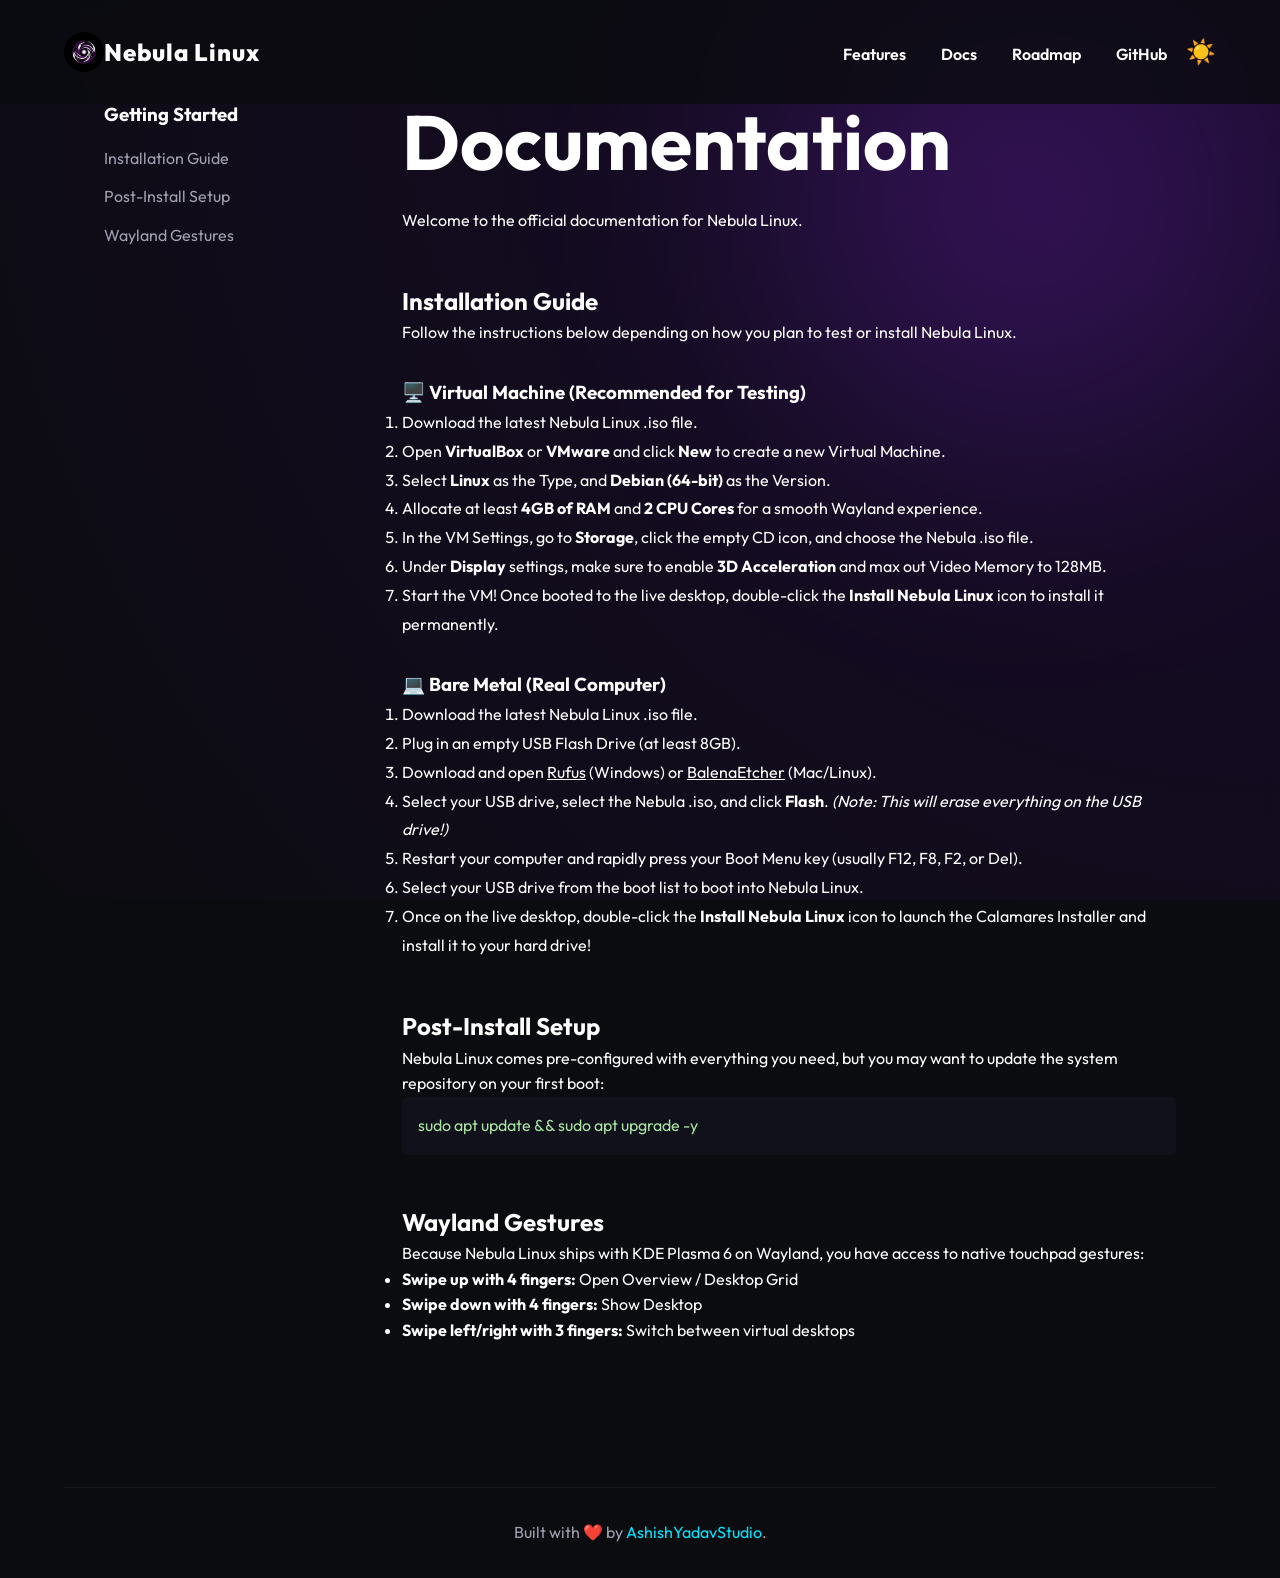
<file: docs/docs.html>
<!DOCTYPE html>
<html lang="en">
<head>
    <meta charset="UTF-8">
    <meta name="viewport" content="width=device-width, initial-scale=1.0">
    <title>Documentation - Nebula Linux</title>
    <link rel="stylesheet" href="style.css">
    <link href="https://fonts.googleapis.com/css2?family=Outfit:wght@300;400;600;800&display=swap" rel="stylesheet">
    <script src="script.js" defer></script>
</head>
<body>
    <div class="background-wrapper">
        <div class="gradient-sphere"></div>
    </div>
    
    <nav>
        <div class="logo">
            <a href="index.html" style="display:flex; align-items:center; text-decoration:none; color:white;">
                <img src="assets/splash.png" alt="Nebula Logo" id="nav-logo">
                <span>Nebula Linux</span>
            </a>
        </div>
        <div class="links">
            <a href="index.html#features">Features</a>
            <a href="docs.html">Docs</a>
            <a href="roadmap.html">Roadmap</a>
            <a href="https://github.com/nebula-linux-os/Nebula-Linux" target="_blank">GitHub</a>
            <button id="theme-toggle" class="theme-btn">☀️</button>
        </div>
    </nav>

    <div class="docs-container">
        <aside class="docs-sidebar">
            <h3>Getting Started</h3>
            <ul>
                <li><a href="#installation">Installation Guide</a></li>
                <li><a href="#post-install">Post-Install Setup</a></li>
                <li><a href="#gestures">Wayland Gestures</a></li>
            </ul>
        </aside>
        <main class="docs-content">
            <h1>Documentation</h1>
            <p>Welcome to the official documentation for Nebula Linux.</p>

            <section id="installation">
                <h2>Installation Guide</h2>
                <p>Follow the instructions below depending on how you plan to test or install Nebula Linux.</p>

                <h3 style="margin-top: 2rem; color: var(--accent-blue);">🖥️ Virtual Machine (Recommended for Testing)</h3>
                <ol style="line-height: 1.8;">
                    <li>Download the latest Nebula Linux <code>.iso</code> file.</li>
                    <li>Open <strong>VirtualBox</strong> or <strong>VMware</strong> and click <strong>New</strong> to create a new Virtual Machine.</li>
                    <li>Select <strong>Linux</strong> as the Type, and <strong>Debian (64-bit)</strong> as the Version.</li>
                    <li>Allocate at least <strong>4GB of RAM</strong> and <strong>2 CPU Cores</strong> for a smooth Wayland experience.</li>
                    <li>In the VM Settings, go to <strong>Storage</strong>, click the empty CD icon, and choose the Nebula <code>.iso</code> file.</li>
                    <li>Under <strong>Display</strong> settings, make sure to enable <strong>3D Acceleration</strong> and max out Video Memory to 128MB.</li>
                    <li>Start the VM! Once booted to the live desktop, double-click the <strong>Install Nebula Linux</strong> icon to install it permanently.</li>
                </ol>

                <h3 style="margin-top: 2rem; color: var(--accent-green);">💻 Bare Metal (Real Computer)</h3>
                <ol style="line-height: 1.8;">
                    <li>Download the latest Nebula Linux <code>.iso</code> file.</li>
                    <li>Plug in an empty USB Flash Drive (at least 8GB).</li>
                    <li>Download and open <a href="https://rufus.ie/" target="_blank" style="color: var(--accent-purple);">Rufus</a> (Windows) or <a href="https://etcher.balena.io/" target="_blank" style="color: var(--accent-purple);">BalenaEtcher</a> (Mac/Linux).</li>
                    <li>Select your USB drive, select the Nebula <code>.iso</code>, and click <strong>Flash</strong>. <em>(Note: This will erase everything on the USB drive!)</em></li>
                    <li>Restart your computer and rapidly press your Boot Menu key (usually <code>F12</code>, <code>F8</code>, <code>F2</code>, or <code>Del</code>).</li>
                    <li>Select your USB drive from the boot list to boot into Nebula Linux.</li>
                    <li>Once on the live desktop, double-click the <strong>Install Nebula Linux</strong> icon to launch the Calamares Installer and install it to your hard drive!</li>
                </ol>
            </section>

            <section id="post-install">
                <h2>Post-Install Setup</h2>
                <p>Nebula Linux comes pre-configured with everything you need, but you may want to update the system repository on your first boot:</p>
                <pre><code>sudo apt update && sudo apt upgrade -y</code></pre>
            </section>
            
            <section id="gestures">
                <h2>Wayland Gestures</h2>
                <p>Because Nebula Linux ships with KDE Plasma 6 on Wayland, you have access to native touchpad gestures:</p>
                <ul>
                    <li><strong>Swipe up with 4 fingers:</strong> Open Overview / Desktop Grid</li>
                    <li><strong>Swipe down with 4 fingers:</strong> Show Desktop</li>
                    <li><strong>Swipe left/right with 3 fingers:</strong> Switch between virtual desktops</li>
                </ul>
            </section>
        </main>
    </div>

    <footer>
        <div class="footer-bottom">
            <p>Built with ❤️ by <a href="https://github.com/AshishYadavStudio" target="_blank">AshishYadavStudio</a>.</p>
        </div>
    </footer>
</body>
</html>
</file>
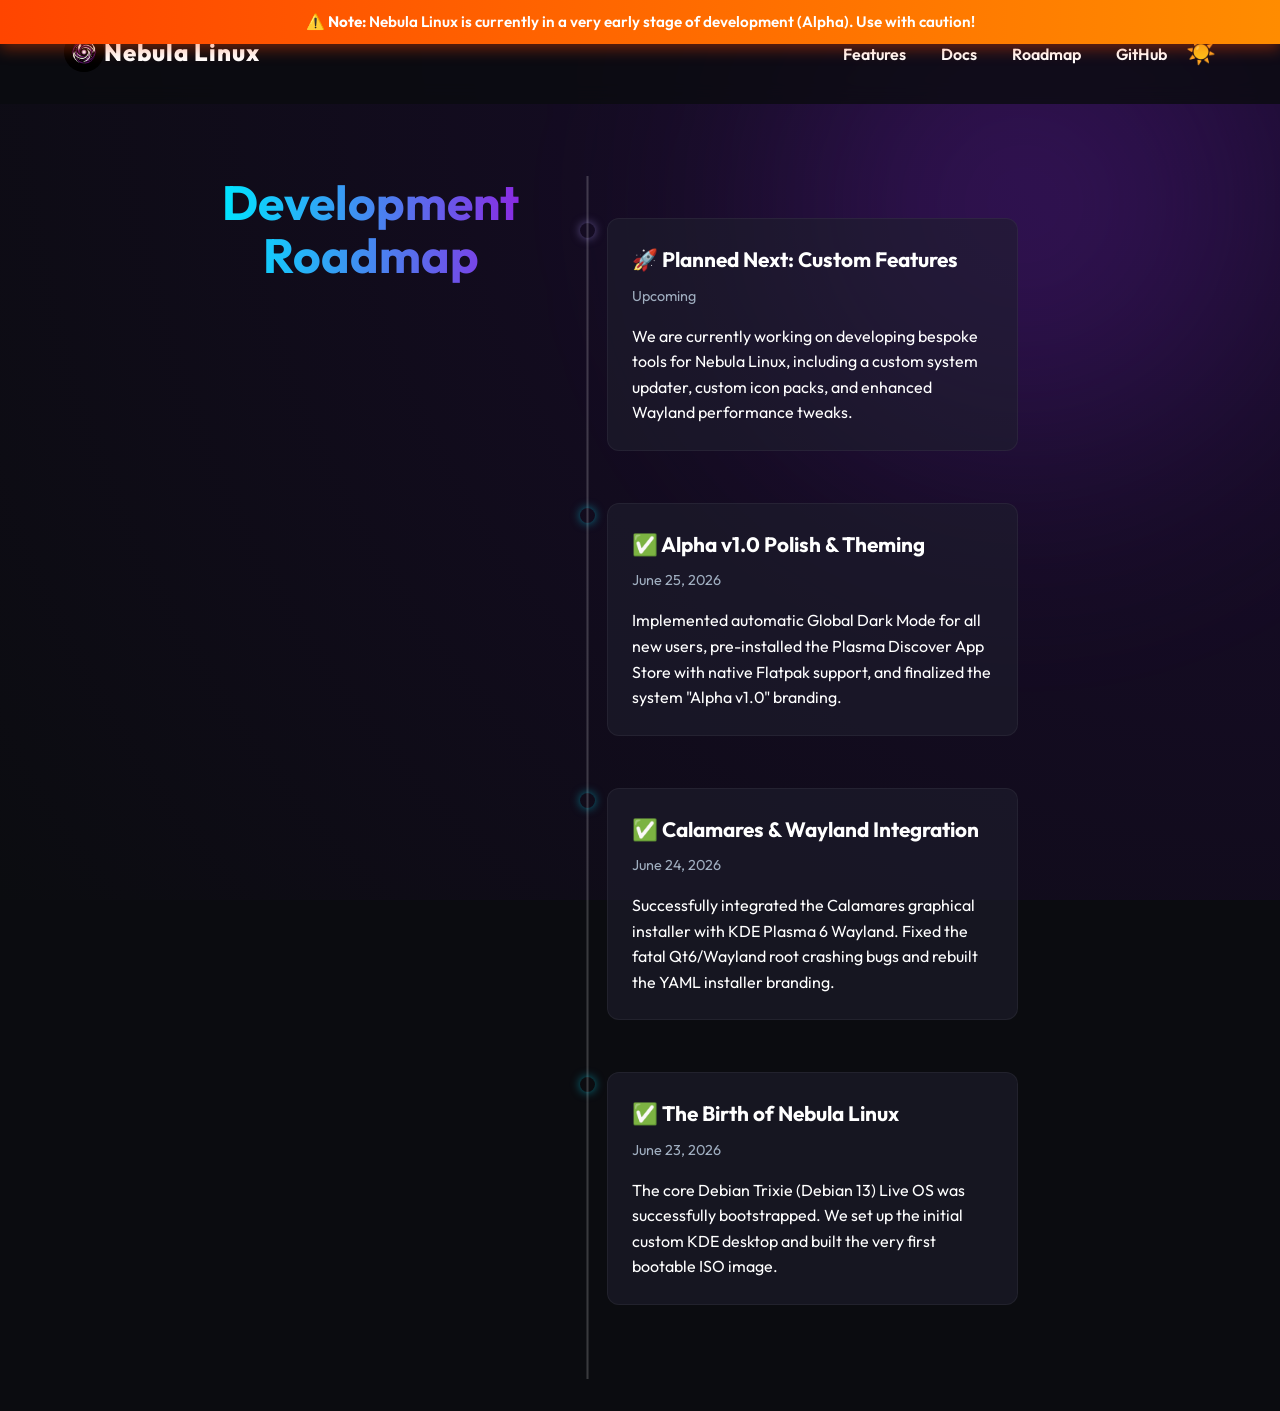
<file: docs/roadmap.html>
<!DOCTYPE html>
<html lang="en">
<head>
    <meta charset="UTF-8">
    <meta name="viewport" content="width=device-width, initial-scale=1.0">
    <title>Roadmap - Nebula Linux</title>
    <meta name="description" content="Development roadmap and changelog for Nebula Linux.">
    <link rel="stylesheet" href="style.css">
    <link href="https://fonts.googleapis.com/css2?family=Outfit:wght@300;400;600;800&display=swap" rel="stylesheet">
    <script src="script.js" defer></script>
</head>
<body>
    <div class="alpha-warning">
        ⚠️ <strong>Note:</strong> Nebula Linux is currently in a very early stage of development (Alpha). Use with caution!
    </div>
    <div class="background-wrapper">
        <div class="gradient-sphere"></div>
    </div>
    
    <nav>
        <div class="logo">
            <a href="index.html" style="display:flex; align-items:center; text-decoration:none; color:white;">
                <img src="assets/splash.png" alt="Nebula Logo" id="nav-logo">
                <span>Nebula Linux</span>
            </a>
        </div>
        <div class="links">
            <a href="index.html#features">Features</a>
            <a href="docs.html">Docs</a>
            <a href="roadmap.html" style="color: var(--accent-blue);">Roadmap</a>
            <a href="https://github.com/nebula-linux-os/Nebula-Linux" target="_blank">GitHub</a>
            <button id="theme-toggle" class="theme-btn">☀️</button>
        </div>
    </nav>

    <div class="docs-container" style="max-width: 900px; margin: 0 auto; margin-top: 100px; padding: 2rem; position: relative; z-index: 10;">
        <h1 class="gradient-text" style="font-size: 3rem; text-align: center; margin-bottom: 3rem;">Development Roadmap</h1>
        
        <div class="timeline">
            <!-- Planned -->
            <div class="timeline-item planned">
                <div class="timeline-marker"></div>
                <div class="timeline-content glass-card">
                    <h3 style="color: var(--accent-purple);">🚀 Planned Next: Custom Features</h3>
                    <span class="timeline-date" style="color: #a0aec0; font-size: 0.9rem; margin-bottom: 1rem; display: block;">Upcoming</span>
                    <p style="color: var(--text-color);">We are currently working on developing bespoke tools for Nebula Linux, including a custom system updater, custom icon packs, and enhanced Wayland performance tweaks.</p>
                </div>
            </div>

            <!-- Today -->
            <div class="timeline-item completed">
                <div class="timeline-marker"></div>
                <div class="timeline-content glass-card">
                    <h3 style="color: var(--accent-blue);">✅ Alpha v1.0 Polish & Theming</h3>
                    <span class="timeline-date" style="color: #a0aec0; font-size: 0.9rem; margin-bottom: 1rem; display: block;">June 25, 2026</span>
                    <p style="color: var(--text-color);">Implemented automatic Global Dark Mode for all new users, pre-installed the Plasma Discover App Store with native Flatpak support, and finalized the system "Alpha v1.0" branding.</p>
                </div>
            </div>

            <div class="timeline-item completed">
                <div class="timeline-marker"></div>
                <div class="timeline-content glass-card">
                    <h3 style="color: var(--accent-green);">✅ Calamares & Wayland Integration</h3>
                    <span class="timeline-date" style="color: #a0aec0; font-size: 0.9rem; margin-bottom: 1rem; display: block;">June 24, 2026</span>
                    <p style="color: var(--text-color);">Successfully integrated the Calamares graphical installer with KDE Plasma 6 Wayland. Fixed the fatal Qt6/Wayland root crashing bugs and rebuilt the YAML installer branding.</p>
                </div>
            </div>

            <div class="timeline-item completed">
                <div class="timeline-marker"></div>
                <div class="timeline-content glass-card">
                    <h3 style="color: var(--accent-pink);">✅ The Birth of Nebula Linux</h3>
                    <span class="timeline-date" style="color: #a0aec0; font-size: 0.9rem; margin-bottom: 1rem; display: block;">June 23, 2026</span>
                    <p style="color: var(--text-color);">The core Debian Trixie (Debian 13) Live OS was successfully bootstrapped. We set up the initial custom KDE desktop and built the very first bootable ISO image.</p>
                </div>
            </div>
        </div>
    </div>
</body>
</html>
</file>
<file: docs/style.css>
:root {
    --bg-color: #0b0c10;
    --surface-color: rgba(30, 30, 46, 0.6);
    --text-primary: #ffffff;
    --text-secondary: #a0a0b0;
    --accent: #8a2be2;
    --accent-glow: rgba(138, 43, 226, 0.5);
    --cyan: #00e5ff;
}

* {
    margin: 0;
    padding: 0;
    box-sizing: border-box;
    font-family: 'Outfit', sans-serif;
}

body {
    background-color: var(--bg-color);
    color: var(--text-primary);
    overflow-x: hidden;
    line-height: 1.6;
}

.background-wrapper {
    position: fixed;
    top: 0;
    left: 0;
    width: 100vw;
    height: 100vh;
    z-index: -1;
    overflow: hidden;
    background: radial-gradient(circle at top right, #1a0b2e, #0b0c10);
}

.gradient-sphere {
    position: absolute;
    top: -20%;
    right: -10%;
    width: 60vw;
    height: 60vw;
    background: radial-gradient(circle, var(--accent-glow) 0%, transparent 70%);
    filter: blur(100px);
    opacity: 0.6;
    animation: pulse 10s infinite alternate;
}

@keyframes pulse {
    0% { transform: scale(1); opacity: 0.5; }
    100% { transform: scale(1.1); opacity: 0.8; }
}

nav {
    display: flex;
    justify-content: space-between;
    align-items: center;
    padding: 2rem 5%;
    background: rgba(11, 12, 16, 0.8);
    backdrop-filter: blur(10px);
    position: fixed;
    width: 100%;
    top: 0;
    z-index: 100;
}

.logo {
    display: flex;
    align-items: center;
    gap: 1rem;
    font-size: 1.5rem;
    font-weight: 800;
    letter-spacing: 1px;
}

#nav-logo {
    height: 40px;
    width: 40px;
    object-fit: cover;
    border-radius: 50%;
}

.links a {
    color: var(--text-primary);
    text-decoration: none;
    margin-left: 2rem;
    font-weight: 600;
    transition: color 0.3s ease;
}

.links a:hover {
    color: var(--cyan);
}

header {
    min-height: 100vh;
    display: flex;
    flex-direction: column;
    align-items: center;
    justify-content: center;
    text-align: center;
    padding: 8rem 5% 4rem;
}

.hero-content {
    max-width: 800px;
    z-index: 10;
}

h1 {
    font-size: clamp(3rem, 6vw, 5.5rem);
    line-height: 1.1;
    margin-bottom: 1.5rem;
}

.gradient-text {
    background: linear-gradient(90deg, var(--cyan), var(--accent));
    -webkit-background-clip: text;
    -webkit-text-fill-color: transparent;
}

header p {
    font-size: 1.2rem;
    color: var(--text-secondary);
    margin-bottom: 2.5rem;
    max-width: 600px;
    margin-left: auto;
    margin-right: auto;
}

.cta-buttons {
    display: flex;
    gap: 1.5rem;
    justify-content: center;
    margin-bottom: 4rem;
}

.btn-primary, .btn-secondary {
    padding: 1rem 2.5rem;
    border-radius: 50px;
    text-decoration: none;
    font-weight: 600;
    font-size: 1.1rem;
    transition: all 0.3s ease;
}

.btn-primary {
    background: linear-gradient(90deg, var(--accent), var(--cyan));
    color: white;
    box-shadow: 0 0 20px var(--accent-glow);
}

.btn-primary:hover {
    transform: translateY(-3px);
    box-shadow: 0 5px 30px rgba(0, 229, 255, 0.6);
}

.btn-secondary {
    background: var(--surface-color);
    color: var(--text-primary);
    border: 1px solid rgba(255, 255, 255, 0.1);
    backdrop-filter: blur(10px);
}

.btn-secondary:hover {
    background: rgba(255, 255, 255, 0.1);
    transform: translateY(-3px);
}

.hero-image {
    width: 100%;
    max-width: 1000px;
    margin: 0 auto;
    perspective: 1000px;
}

.glass-img {
    width: 100%;
    border-radius: 20px;
    box-shadow: 0 25px 50px -12px rgba(0, 0, 0, 0.5), 0 0 40px var(--accent-glow);
    border: 1px solid rgba(255,255,255,0.1);
    transform: rotateX(5deg);
    transition: transform 0.5s ease;
}

.glass-img:hover {
    transform: rotateX(0deg) scale(1.02);
}

.features-section {
    padding: 5rem 5%;
    max-width: 1200px;
    margin: 0 auto;
}

.section-title {
    text-align: center;
    font-size: 2.5rem;
    margin-bottom: 3rem;
}

.grid {
    display: grid;
    grid-template-columns: repeat(auto-fit, minmax(300px, 1fr));
    gap: 2rem;
}

.card {
    background: var(--surface-color);
    border: 1px solid rgba(255,255,255,0.05);
    border-radius: 20px;
    padding: 2.5rem;
    backdrop-filter: blur(10px);
    transition: transform 0.3s ease, background 0.3s ease;
    position: relative;
    overflow: hidden;
}

.card:hover {
    transform: translateY(-10px);
    background: rgba(40, 40, 60, 0.8);
    border: 1px solid rgba(255,255,255,0.1);
}

.card h3 {
    font-size: 1.5rem;
    margin-bottom: 1rem;
    color: var(--cyan);
}

.card p {
    color: var(--text-secondary);
}

footer {
    text-align: center;
    padding: 3rem;
    border-top: 1px solid rgba(255,255,255,0.05);
    color: var(--text-secondary);
    margin-top: 5rem;
}

/* Animations */
.fade-in-up {
    opacity: 0;
    transform: translateY(30px);
    animation: fadeInUp 0.8s ease forwards;
}

.delay-1 { animation-delay: 0.2s; }
.delay-2 { animation-delay: 0.4s; }
.delay-3 { animation-delay: 0.6s; }

@keyframes fadeInUp {
    to {
        opacity: 1;
        transform: translateY(0);
    }
}

/* Gallery Styles */
.gallery-grid {
    display: grid;
    grid-template-columns: repeat(auto-fit, minmax(300px, 1fr));
    gap: 2rem;
    margin-bottom: 5rem;
}

.gallery-img {
    width: 100%;
    border-radius: 12px;
    border: 1px solid rgba(255, 255, 255, 0.1);
    box-shadow: 0 10px 30px rgba(0, 0, 0, 0.5);
    transition: transform 0.4s ease, border-color 0.4s ease;
    cursor: pointer;
}

.gallery-img:hover {
    transform: scale(1.05);
    border-color: var(--cyan);
    z-index: 10;
    position: relative;
    box-shadow: 0 15px 40px var(--accent-glow);
}

/* Alpha Warning */
.alpha-warning {
    background: linear-gradient(90deg, #ff4500, #ff8c00);
    color: white;
    text-align: center;
    padding: 10px;
    font-weight: 600;
    font-size: 0.95rem;
    position: relative;
    z-index: 200;
    box-shadow: 0 5px 15px rgba(255, 69, 0, 0.4);
}

/* Software Grid */
.software-grid {
    display: grid;
    grid-template-columns: repeat(auto-fit, minmax(200px, 1fr));
    gap: 2rem;
    text-align: center;
}
.software-item {
    background: var(--surface-color);
    padding: 2rem;
    border-radius: 15px;
    border: 1px solid rgba(255,255,255,0.05);
    transition: transform 0.3s ease;
}
.software-item:hover {
    transform: translateY(-5px);
    border-color: var(--accent);
}
.software-item .icon {
    font-size: 3rem;
    display: block;
    margin-bottom: 1rem;
}
.software-item h4 {
    color: white;
    margin-bottom: 0.5rem;
    font-size: 1.2rem;
}

/* Hardware Box */
.hardware-container {
    display: flex;
    flex-wrap: wrap;
    gap: 2rem;
    justify-content: center;
}
.hw-box {
    background: var(--surface-color);
    padding: 2.5rem;
    border-radius: 20px;
    border: 1px solid rgba(255,255,255,0.05);
    flex: 1;
    min-width: 300px;
    max-width: 500px;
}
.hw-box.recommended {
    border: 1px solid var(--cyan);
    box-shadow: 0 0 30px rgba(0, 229, 255, 0.1);
    position: relative;
}
.hw-box.recommended::before {
    content: "Best Experience";
    position: absolute;
    top: -15px;
    right: 20px;
    background: var(--cyan);
    color: black;
    padding: 5px 15px;
    border-radius: 20px;
    font-weight: bold;
    font-size: 0.8rem;
}
.hw-box h3 {
    color: var(--accent);
    margin-bottom: 1.5rem;
    font-size: 1.4rem;
}
.hw-box ul {
    list-style: none;
}
.hw-box li {
    margin-bottom: 1rem;
    color: var(--text-secondary);
}
.hw-box li strong {
    color: white;
    display: inline-block;
    width: 80px;
}

/* FAQ Accordion */
.faq-container {
    max-width: 800px;
    margin: 0 auto;
}
.faq-item {
    background: var(--surface-color);
    border: 1px solid rgba(255,255,255,0.05);
    border-radius: 10px;
    margin-bottom: 1rem;
    overflow: hidden;
}
.faq-item summary {
    padding: 1.5rem;
    font-weight: 600;
    font-size: 1.1rem;
    cursor: pointer;
    list-style: none;
    position: relative;
    color: var(--cyan);
}
.faq-item summary::-webkit-details-marker {
    display: none;
}
.faq-item summary::after {
    content: "+";
    position: absolute;
    right: 1.5rem;
    font-size: 1.5rem;
    transition: transform 0.3s;
}
.faq-item[open] summary::after {
    transform: rotate(45deg);
}
.faq-content {
    padding: 0 1.5rem 1.5rem;
    color: var(--text-secondary);
    line-height: 1.8;
}

/* Footer Expansion */
footer {
    padding: 4rem 5% 2rem;
    border-top: none;
    margin-top: 5rem;
}
.footer-content {
    display: flex;
    flex-wrap: wrap;
    justify-content: space-between;
    gap: 2rem;
    max-width: 1200px;
    margin: 0 auto 3rem;
    text-align: left;
}
.footer-brand h3 {
    color: white;
    font-size: 1.5rem;
    margin-bottom: 0.5rem;
}
.footer-links h4 {
    color: white;
    margin-bottom: 1rem;
}
.footer-links a {
    display: block;
    color: var(--text-secondary);
    text-decoration: none;
    margin-bottom: 0.5rem;
    transition: color 0.3s;
}
.footer-links a:hover {
    color: var(--cyan);
}
.footer-bottom {
    text-align: center;
    padding-top: 2rem;
    border-top: 1px solid rgba(255,255,255,0.05);
}
.footer-bottom a {
    color: var(--cyan);
    text-decoration: none;
}

/* Light Mode Variables */
body.light-mode {
    --bg-color: #f4f5f7;
    --surface-color: rgba(255, 255, 255, 0.8);
    --text-primary: #11111b;
    --text-secondary: #4c4f69;
    --accent: #8a2be2;
    --accent-glow: rgba(138, 43, 226, 0.2);
}
body.light-mode .gradient-sphere {
    background: radial-gradient(circle at center, rgba(138,43,226,0.2) 0%, transparent 60%);
}
body.light-mode .card, body.light-mode .software-item, body.light-mode .hw-box, body.light-mode .faq-item, body.light-mode .docs-content pre {
    background: white;
    box-shadow: 0 10px 30px rgba(0,0,0,0.05);
    border: 1px solid rgba(0,0,0,0.05);
}
body.light-mode h1, body.light-mode h2, body.light-mode h3, body.light-mode h4, body.light-mode .faq-item summary {
    color: var(--text-primary);
}
body.light-mode .terminal-container { box-shadow: 0 20px 50px rgba(0,0,0,0.2); }

/* Theme Toggle Button */
.theme-btn {
    background: none;
    border: none;
    font-size: 1.5rem;
    cursor: pointer;
    margin-left: 1rem;
    transition: transform 0.3s;
}
.theme-btn:hover { transform: scale(1.2); }

/* Terminal Animation */
.terminal-container {
    background: #11111b;
    border-radius: 10px;
    padding: 10px 20px 20px;
    max-width: 600px;
    margin: 0 auto 2rem;
    text-align: left;
    box-shadow: 0 20px 50px rgba(0,0,0,0.5);
    border: 1px solid rgba(255,255,255,0.1);
    font-family: 'Courier New', Courier, monospace;
}
.terminal-header {
    display: flex;
    align-items: center;
    margin-bottom: 15px;
    border-bottom: 1px solid rgba(255,255,255,0.1);
    padding-bottom: 10px;
}
.terminal-header .dot {
    height: 12px;
    width: 12px;
    border-radius: 50%;
    margin-right: 8px;
}
.dot.red { background-color: #ff5f56; }
.dot.yellow { background-color: #ffbd2e; }
.dot.green { background-color: #27c93f; }
.terminal-title {
    color: #a6adc8;
    margin-left: auto;
    font-size: 0.9rem;
}
.terminal-body {
    color: #a6e3a1;
    font-size: 1.1rem;
}
.terminal-body .prompt { color: #89b4fa; }
.cursor {
    display: inline-block;
    width: 10px;
    background-color: #a6e3a1;
    animation: blink 1s infinite;
}
.cursor.typing { animation: none; }
@keyframes blink {
    0%, 49%  { background-color: #a6e3a1; }
    50%, 99% { background-color: transparent; }
}

/* Roadmap Timeline */
.timeline {
    position: relative;
    max-width: 800px;
    margin: 0 auto;
    padding: 2rem 0;
    text-align: left;
}
.timeline::before {
    content: '';
    position: absolute;
    width: 2px;
    background: rgba(255,255,255,0.1);
    top: 0;
    bottom: 0;
    left: 20px;
}
body.light-mode .timeline::before { background: rgba(0,0,0,0.1); }

.timeline-item {
    position: relative;
    padding-left: 60px;
    margin-bottom: 3rem;
}
.timeline-dot {
    position: absolute;
    left: 11px;
    top: 0;
    width: 20px;
    height: 20px;
    border-radius: 50%;
    background: var(--surface-color);
    border: 2px solid var(--text-secondary);
}
.timeline-item.completed .timeline-dot {
    background: #27c93f;
    border-color: #27c93f;
    box-shadow: 0 0 10px rgba(39, 201, 63, 0.5);
}
.timeline-item.active .timeline-dot {
    background: var(--cyan);
    border-color: var(--cyan);
    box-shadow: 0 0 15px var(--cyan);
    animation: pulse 2s infinite;
}
.timeline-content {
    background: var(--surface-color);
    padding: 1.5rem;
    border-radius: 10px;
    border: 1px solid rgba(255,255,255,0.05);
}
body.light-mode .timeline-content { border: 1px solid rgba(0,0,0,0.05); }

@keyframes pulse {
    0% { box-shadow: 0 0 0 0 rgba(0, 229, 255, 0.4); }
    70% { box-shadow: 0 0 0 10px rgba(0, 229, 255, 0); }
    100% { box-shadow: 0 0 0 0 rgba(0, 229, 255, 0); }
}

/* Docs Layout */
.docs-container {
    display: flex;
    max-width: 1200px;
    margin: 100px auto 4rem;
    padding: 0 5%;
    gap: 3rem;
    min-height: 60vh;
}
.docs-sidebar { width: 250px; flex-shrink: 0; }
.docs-sidebar ul { list-style: none; margin-top: 1rem; }
.docs-sidebar li { margin-bottom: 0.8rem; }
.docs-sidebar a { color: var(--text-secondary); text-decoration: none; transition: color 0.3s; }
.docs-sidebar a:hover { color: var(--cyan); }
.docs-content { flex-grow: 1; }
.docs-content section { margin-top: 3rem; }
.docs-content pre {
    background: #11111b;
    padding: 1rem;
    border-radius: 5px;
    color: #a6e3a1;
    overflow-x: auto;
}

/* Timeline / Roadmap Styles */
.timeline {
    position: relative;
    max-width: 800px;
    margin: 0 auto;
}
.timeline::after {
    content: '';
    position: absolute;
    width: 2px;
    background: rgba(255, 255, 255, 0.1);
    top: 0;
    bottom: 0;
    left: 20px;
    margin-left: -1px;
}
.timeline-item {
    padding: 10px 40px;
    position: relative;
    background: inherit;
    width: 100%;
    margin-bottom: 2rem;
}
.timeline-marker {
    position: absolute;
    width: 15px;
    height: 15px;
    left: 13px;
    background-color: var(--bg-color);
    border: 4px solid var(--accent-blue);
    border-radius: 50%;
    z-index: 1;
    top: 15px;
    box-shadow: 0 0 10px rgba(0, 229, 255, 0.5);
}
.timeline-item.planned .timeline-marker {
    border-color: var(--accent-purple);
    box-shadow: 0 0 10px rgba(180, 160, 255, 0.5);
    background-color: transparent;
}
.timeline-item.completed .timeline-marker {
    background-color: var(--accent-blue);
}
.timeline-content {
    padding: 1.5rem;
    border-radius: 12px;
    position: relative;
}
.timeline-content h3 {
    margin-bottom: 0.5rem;
    font-size: 1.3rem;
}
</file>
